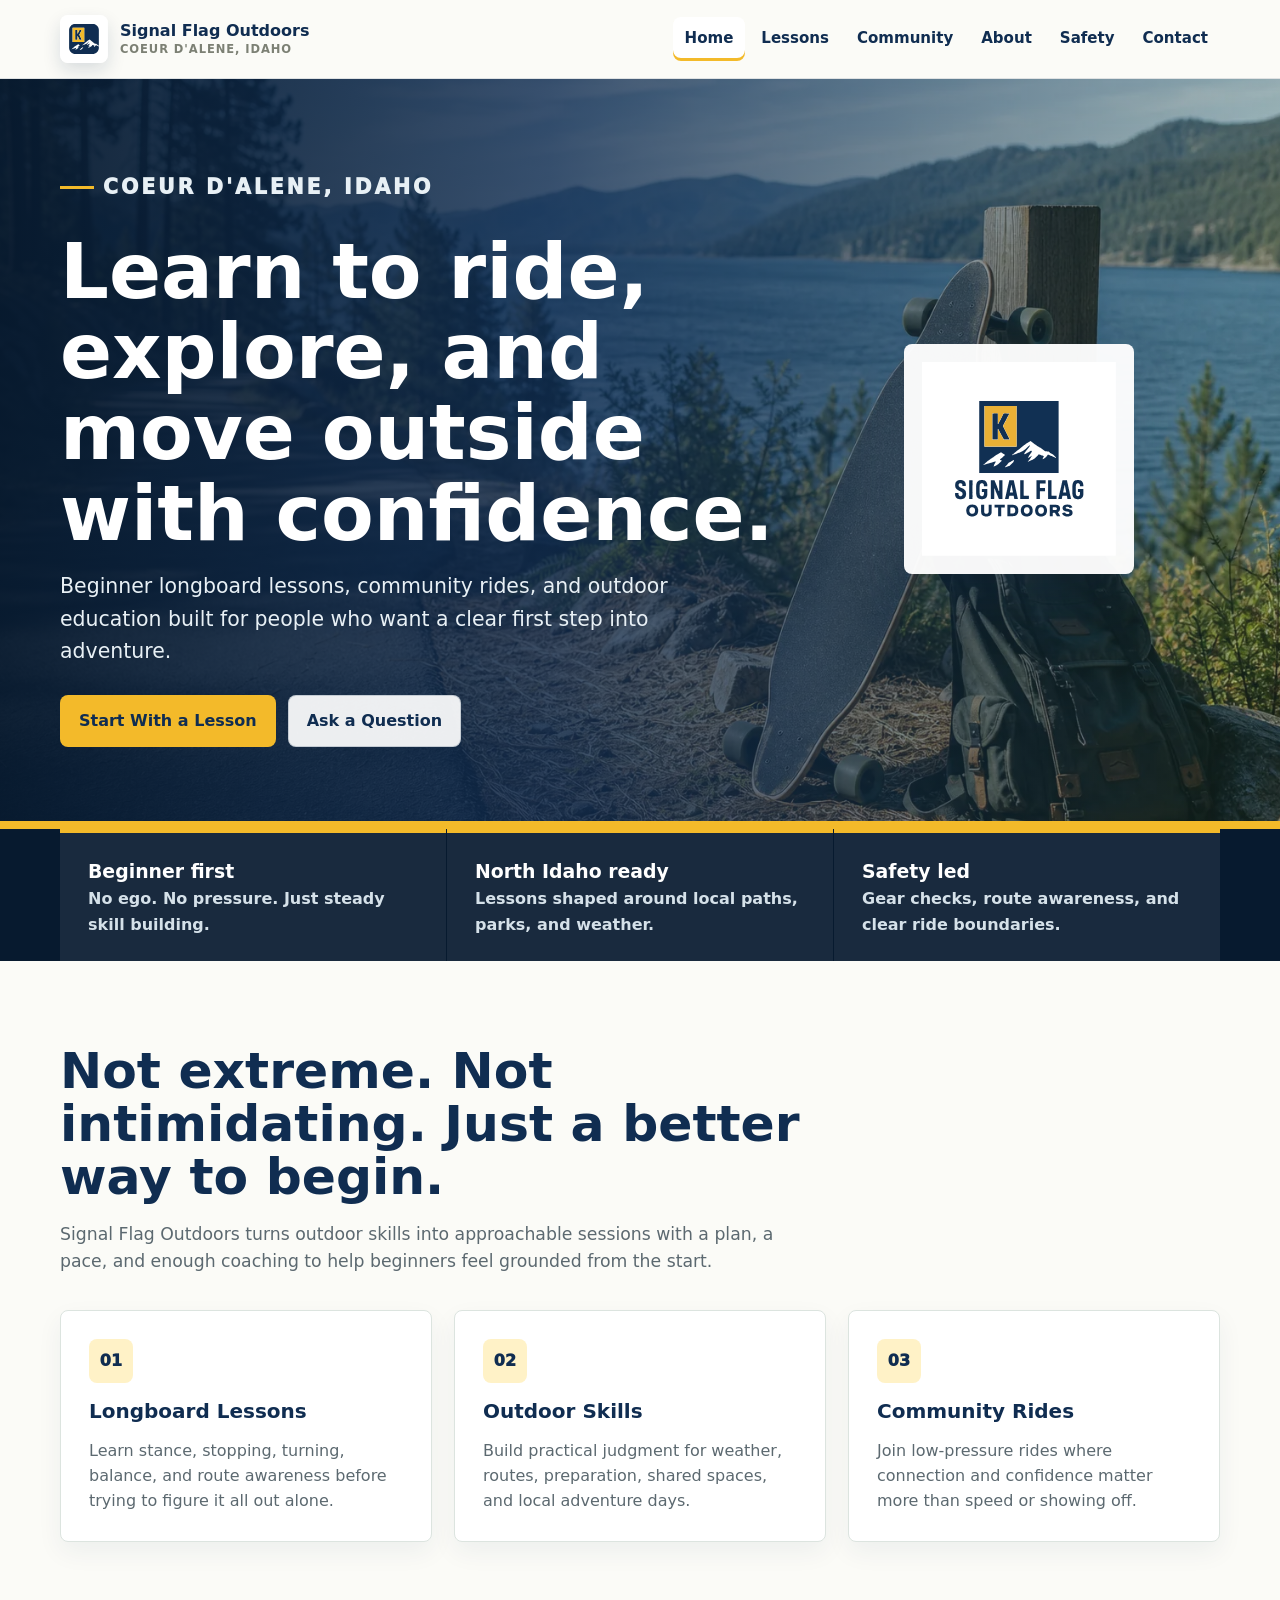
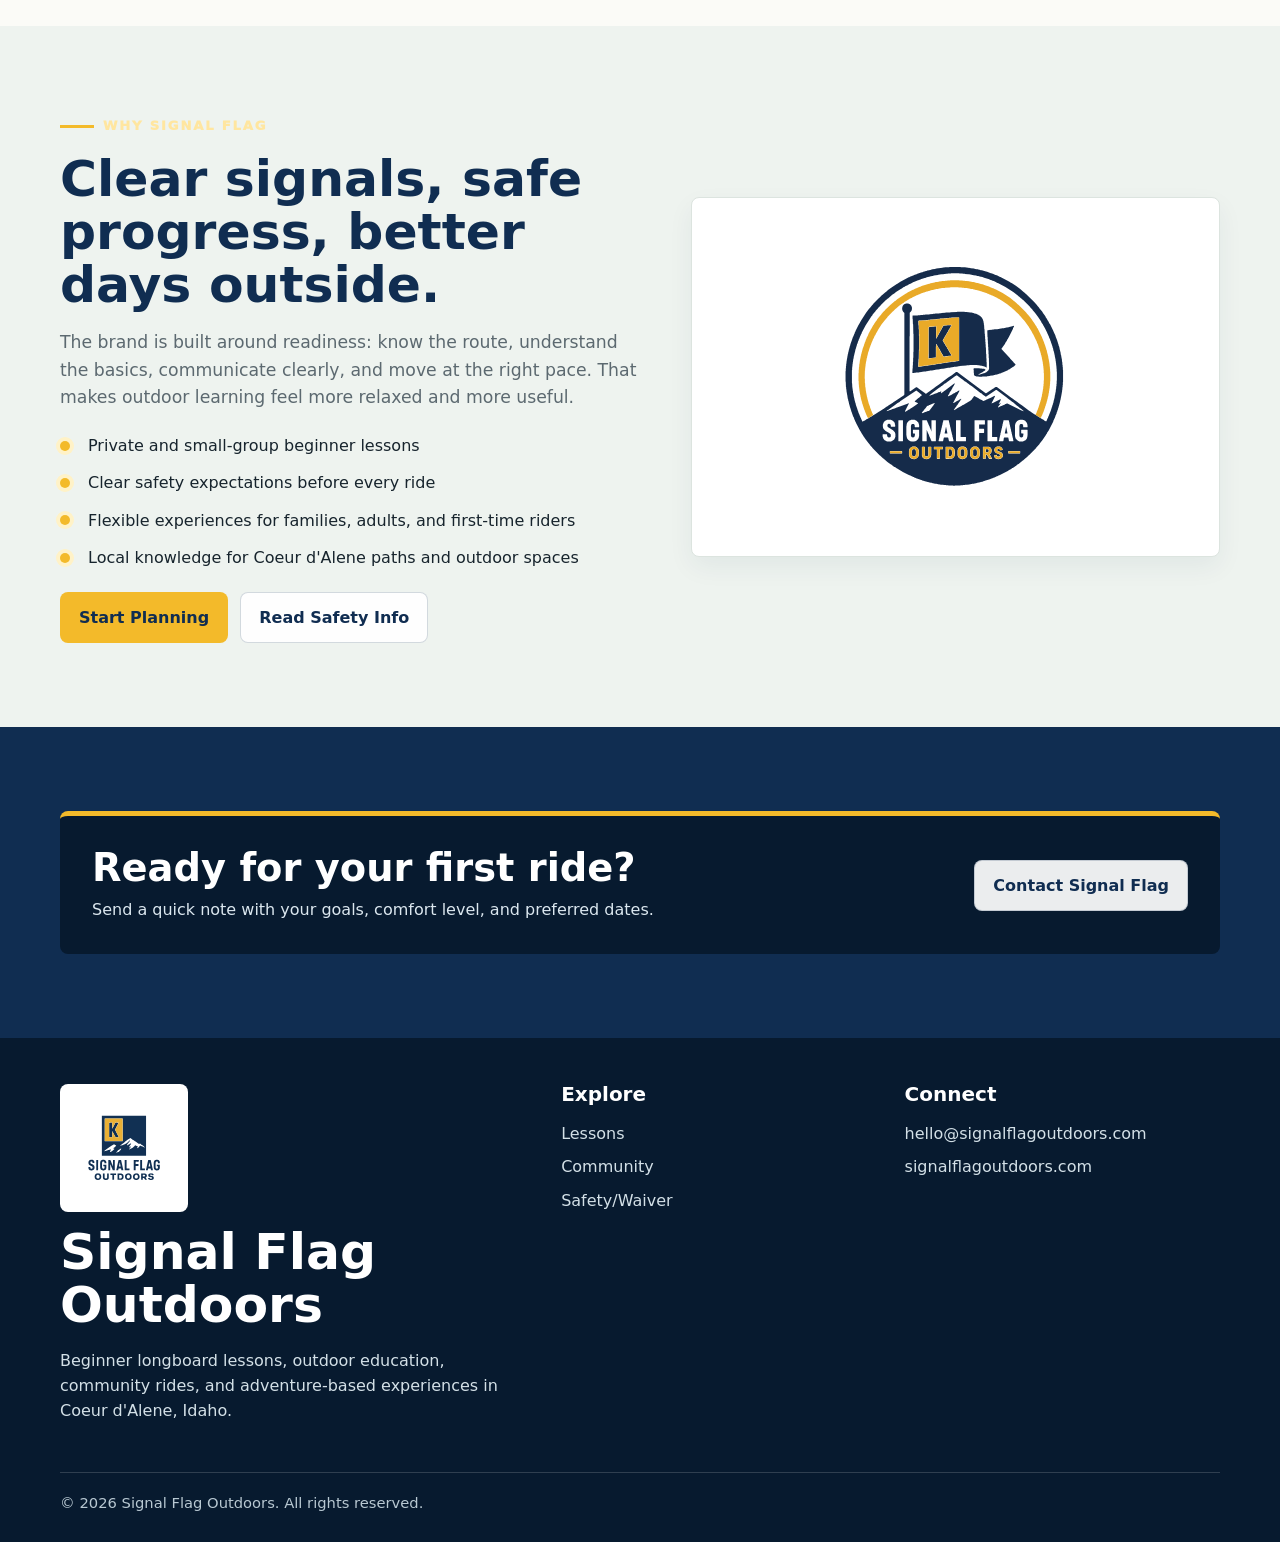
<file: index.html>
<!doctype html>
<html lang="en">
  <head>
    <meta charset="utf-8">
    <meta name="viewport" content="width=device-width, initial-scale=1">
    <title>Signal Flag Outdoors | Longboard Lessons Coeur d'Alene</title>
    <meta name="description" content="Signal Flag Outdoors offers beginner longboard lessons, outdoor education, community rides, and adventure-based experiences in Coeur d'Alene, Idaho.">
    <meta name="keywords" content="Longboard Lessons Coeur d'Alene, Outdoor Education Idaho, Signal Flag Outdoors">
    <link rel="canonical" href="https://signalflagoutdoors.com/">
    <meta property="og:title" content="Signal Flag Outdoors">
    <meta property="og:description" content="Beginner-friendly outdoor education and longboard lessons in Coeur d'Alene, Idaho.">
    <meta property="og:type" content="website">
    <meta property="og:url" content="https://signalflagoutdoors.com/">
    <meta property="og:image" content="https://signalflagoutdoors.com/assets/images/signal-flag-outdoors-hero.png">
    <link rel="icon" href="assets/images/signal-flag-app-icon.svg" type="image/svg+xml">
    <link rel="stylesheet" href="assets/css/styles.css">
    <script type="application/ld+json">
      {
        "@context": "https://schema.org",
        "@type": "LocalBusiness",
        "name": "Signal Flag Outdoors",
        "url": "https://signalflagoutdoors.com/",
        "email": "hello@signalflagoutdoors.com",
        "description": "Beginner longboard lessons, outdoor education, community rides, and adventure-based experiences in Coeur d'Alene, Idaho.",
        "address": {
          "@type": "PostalAddress",
          "addressLocality": "Coeur d'Alene",
          "addressRegion": "ID",
          "addressCountry": "US"
        },
        "areaServed": "Coeur d'Alene, Idaho",
        "keywords": "Longboard Lessons Coeur d'Alene, Outdoor Education Idaho, Signal Flag Outdoors"
      }
    </script>
  </head>
  <body>
    <a class="skip-link" href="#main">Skip to content</a>
    <header class="site-header">
      <div class="nav-wrap">
        <a class="brand" href="index.html" aria-label="Signal Flag Outdoors home">
          <img class="brand-mark" src="assets/images/signal-flag-app-icon.svg" alt="">
          <span class="brand-text">Signal Flag Outdoors <small>Coeur d'Alene, Idaho</small></span>
        </a>
        <button class="nav-toggle" type="button" aria-label="Open menu" aria-expanded="false"><span></span><span></span><span></span></button>
        <nav class="site-nav" aria-label="Primary navigation">
          <a class="active" href="index.html">Home</a>
          <a href="lessons.html">Lessons</a>
          <a href="community.html">Community</a>
          <a href="about.html">About</a>
          <a href="safety-waiver.html">Safety</a>
          <a href="contact.html">Contact</a>
        </nav>
      </div>
    </header>

    <main id="main">
      <section class="hero">
        <div class="hero-inner">
          <div>
            <p class="eyebrow">Coeur d'Alene, Idaho</p>
            <h1>Learn to ride, explore, and move outside with confidence.</h1>
            <p>Beginner longboard lessons, community rides, and outdoor education built for people who want a clear first step into adventure.</p>
            <div class="hero-actions">
              <a class="button primary" href="lessons.html">Start With a Lesson</a>
              <a class="button secondary" href="contact.html">Ask a Question</a>
            </div>
          </div>
          <img class="hero-logo" src="assets/images/signal-flag-logo-stacked.svg" alt="Signal Flag Outdoors">
        </div>
      </section>

      <section class="hero-strip" aria-label="Highlights">
        <div class="container">
          <div class="stat"><strong>Beginner first</strong><span>No ego. No pressure. Just steady skill building.</span></div>
          <div class="stat"><strong>North Idaho ready</strong><span>Lessons shaped around local paths, parks, and weather.</span></div>
          <div class="stat"><strong>Safety led</strong><span>Gear checks, route awareness, and clear ride boundaries.</span></div>
        </div>
      </section>

      <section class="section">
        <div class="container">
          <div class="section-head">
            <h2>Not extreme. Not intimidating. Just a better way to begin.</h2>
            <p>Signal Flag Outdoors turns outdoor skills into approachable sessions with a plan, a pace, and enough coaching to help beginners feel grounded from the start.</p>
          </div>
          <div class="grid three">
            <article class="card">
              <div class="icon">01</div>
              <h3>Longboard Lessons</h3>
              <p>Learn stance, stopping, turning, balance, and route awareness before trying to figure it all out alone.</p>
            </article>
            <article class="card">
              <div class="icon">02</div>
              <h3>Outdoor Skills</h3>
              <p>Build practical judgment for weather, routes, preparation, shared spaces, and local adventure days.</p>
            </article>
            <article class="card">
              <div class="icon">03</div>
              <h3>Community Rides</h3>
              <p>Join low-pressure rides where connection and confidence matter more than speed or showing off.</p>
            </article>
          </div>
        </div>
      </section>

      <section class="section soft">
        <div class="container split">
          <div>
            <p class="eyebrow">Why Signal Flag</p>
            <h2>Clear signals, safe progress, better days outside.</h2>
            <p class="lead">The brand is built around readiness: know the route, understand the basics, communicate clearly, and move at the right pace. That makes outdoor learning feel more relaxed and more useful.</p>
            <ul class="check-list">
              <li>Private and small-group beginner lessons</li>
              <li>Clear safety expectations before every ride</li>
              <li>Flexible experiences for families, adults, and first-time riders</li>
              <li>Local knowledge for Coeur d'Alene paths and outdoor spaces</li>
            </ul>
            <div class="actions">
              <a class="button primary" href="contact.html">Start Planning</a>
              <a class="button secondary" href="safety-waiver.html">Read Safety Info</a>
            </div>
          </div>
          <div class="card logo-card">
            <img src="assets/images/signal-flag-outdoor-emblem.svg" alt="Signal Flag Outdoors outdoor emblem">
          </div>
        </div>
      </section>

      <section class="section navy">
        <div class="container">
          <div class="banner">
            <div>
              <h2>Ready for your first ride?</h2>
              <p>Send a quick note with your goals, comfort level, and preferred dates.</p>
            </div>
            <a class="button secondary" href="contact.html">Contact Signal Flag</a>
          </div>
        </div>
      </section>
    </main>

    <footer class="site-footer">
      <div class="container footer-grid">
        <div>
          <img class="footer-logo" src="assets/images/signal-flag-logo-stacked.svg" alt="Signal Flag Outdoors logo">
          <h2>Signal Flag Outdoors</h2>
          <p>Beginner longboard lessons, outdoor education, community rides, and adventure-based experiences in Coeur d'Alene, Idaho.</p>
        </div>
        <div>
          <h3>Explore</h3>
          <div class="footer-links">
            <a href="lessons.html">Lessons</a>
            <a href="community.html">Community</a>
            <a href="safety-waiver.html">Safety/Waiver</a>
          </div>
        </div>
        <div>
          <h3>Connect</h3>
          <div class="footer-links">
            <a href="mailto:hello@signalflagoutdoors.com">hello@signalflagoutdoors.com</a>
            <a href="https://signalflagoutdoors.com">signalflagoutdoors.com</a>
          </div>
        </div>
      </div>
      <div class="container footer-bottom">&copy; <span data-year></span> Signal Flag Outdoors. All rights reserved.</div>
    </footer>
    <script src="assets/js/main.js"></script>
  </body>
</html>
</file>
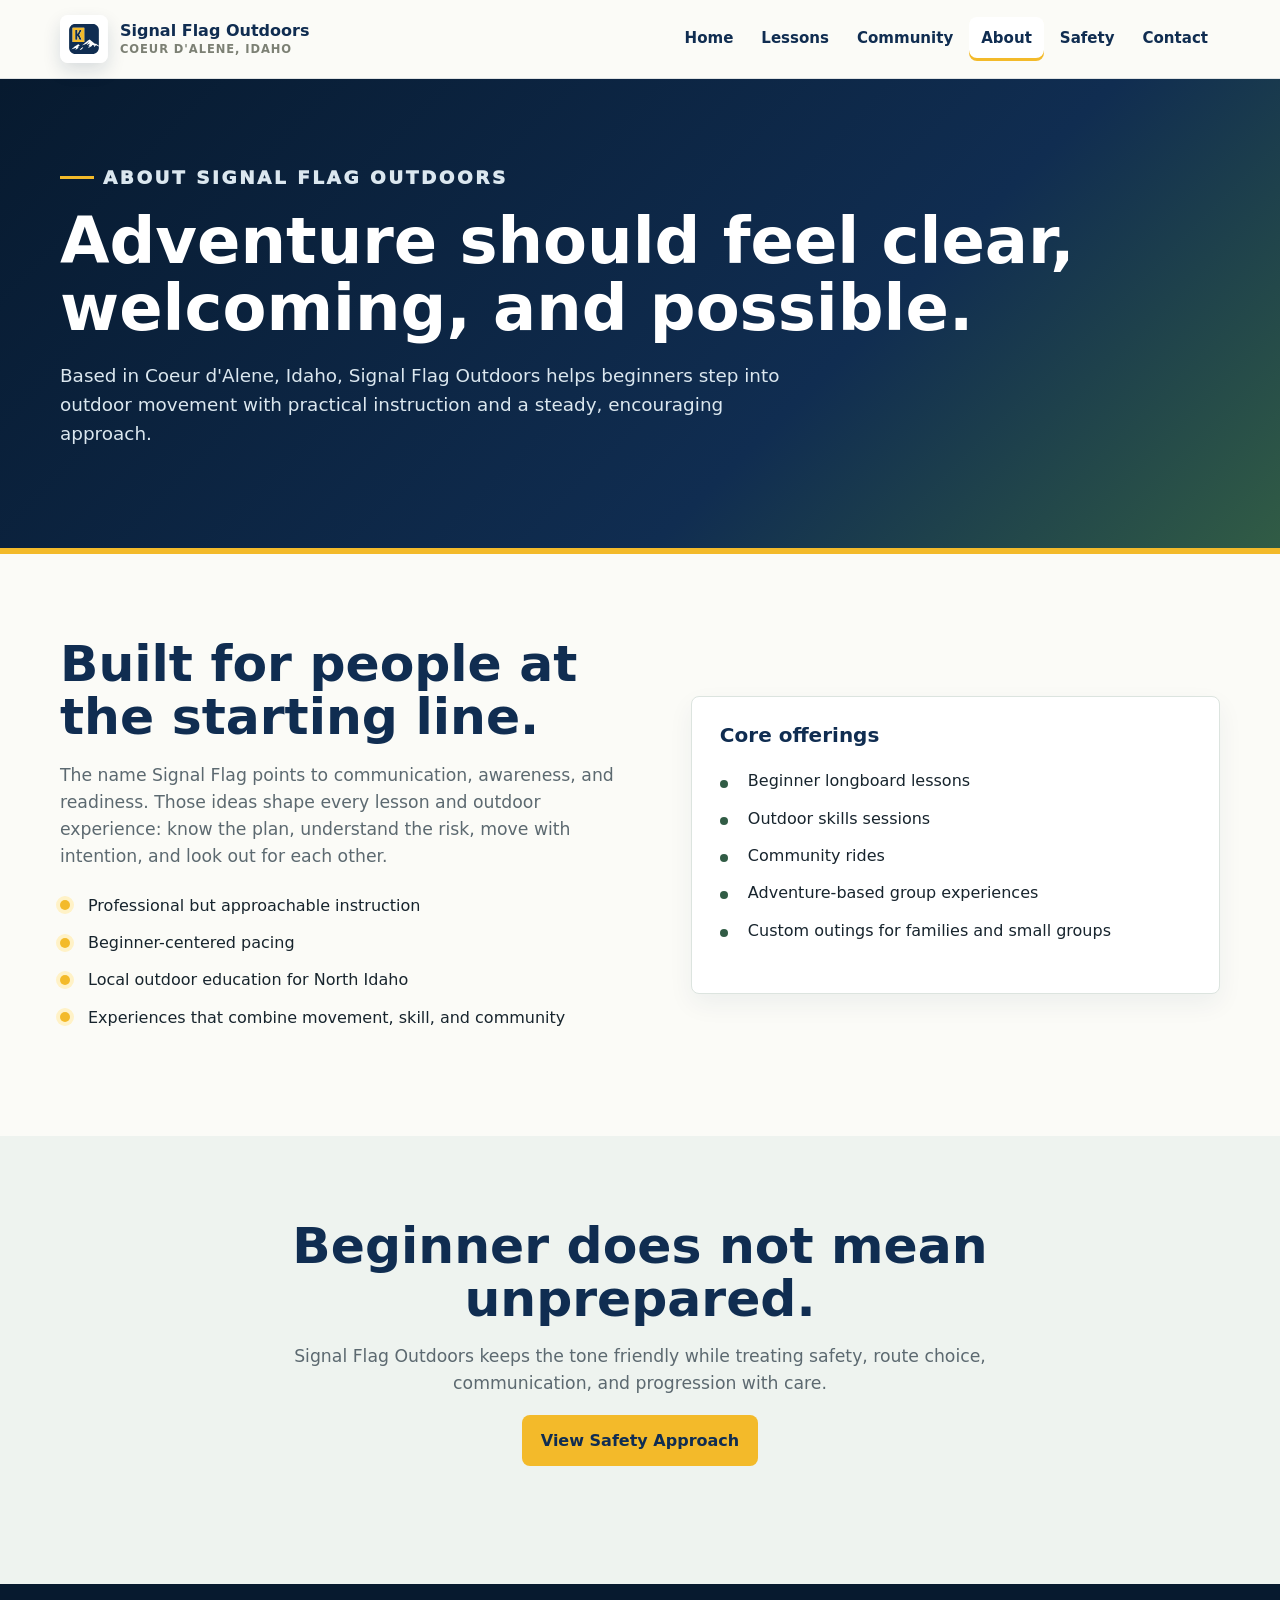
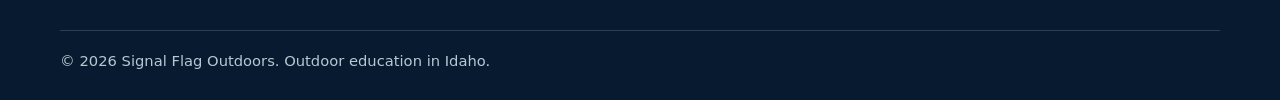
<file: about.html>
<!doctype html>
<html lang="en">
  <head>
    <meta charset="utf-8">
    <meta name="viewport" content="width=device-width, initial-scale=1">
    <title>About | Signal Flag Outdoors</title>
    <meta name="description" content="Learn about Signal Flag Outdoors, a Coeur d'Alene outdoor education business focused on beginner longboard lessons, outdoor skills, and adventure-based experiences.">
    <meta name="keywords" content="Signal Flag Outdoors, Outdoor Education Idaho, Coeur d'Alene outdoor education">
    <link rel="canonical" href="https://signalflagoutdoors.com/about.html">
    <link rel="icon" href="assets/images/signal-flag-app-icon.svg" type="image/svg+xml">
    <link rel="stylesheet" href="assets/css/styles.css">
  </head>
  <body>
    <a class="skip-link" href="#main">Skip to content</a>
    <header class="site-header"><div class="nav-wrap"><a class="brand" href="index.html"><img class="brand-mark" src="assets/images/signal-flag-app-icon.svg" alt=""><span class="brand-text">Signal Flag Outdoors <small>Coeur d'Alene, Idaho</small></span></a><button class="nav-toggle" type="button" aria-label="Open menu" aria-expanded="false"><span></span><span></span><span></span></button><nav class="site-nav" aria-label="Primary navigation"><a href="index.html">Home</a><a href="lessons.html">Lessons</a><a href="community.html">Community</a><a class="active" href="about.html">About</a><a href="safety-waiver.html">Safety</a><a href="contact.html">Contact</a></nav></div></header>
    <main id="main">
      <section class="page-hero"><div class="container"><p class="eyebrow">About Signal Flag Outdoors</p><h1>Adventure should feel clear, welcoming, and possible.</h1><p>Based in Coeur d'Alene, Idaho, Signal Flag Outdoors helps beginners step into outdoor movement with practical instruction and a steady, encouraging approach.</p></div></section>
      <section class="section"><div class="container split"><div><h2>Built for people at the starting line.</h2><p class="lead">The name Signal Flag points to communication, awareness, and readiness. Those ideas shape every lesson and outdoor experience: know the plan, understand the risk, move with intention, and look out for each other.</p><ul class="check-list"><li>Professional but approachable instruction</li><li>Beginner-centered pacing</li><li>Local outdoor education for North Idaho</li><li>Experiences that combine movement, skill, and community</li></ul></div><div class="card"><h3>Core offerings</h3><ul class="plain-list"><li>Beginner longboard lessons</li><li>Outdoor skills sessions</li><li>Community rides</li><li>Adventure-based group experiences</li><li>Custom outings for families and small groups</li></ul></div></div></section>
      <section class="section soft"><div class="container"><div class="section-head center"><h2>Beginner does not mean unprepared.</h2><p>Signal Flag Outdoors keeps the tone friendly while treating safety, route choice, communication, and progression with care.</p><a class="button primary" href="safety-waiver.html">View Safety Approach</a></div></div></section>
    </main>
    <footer class="site-footer"><div class="container footer-bottom">&copy; <span data-year></span> Signal Flag Outdoors. Outdoor education in Idaho.</div></footer>
    <script src="assets/js/main.js"></script>
  </body>
</html>
</file>
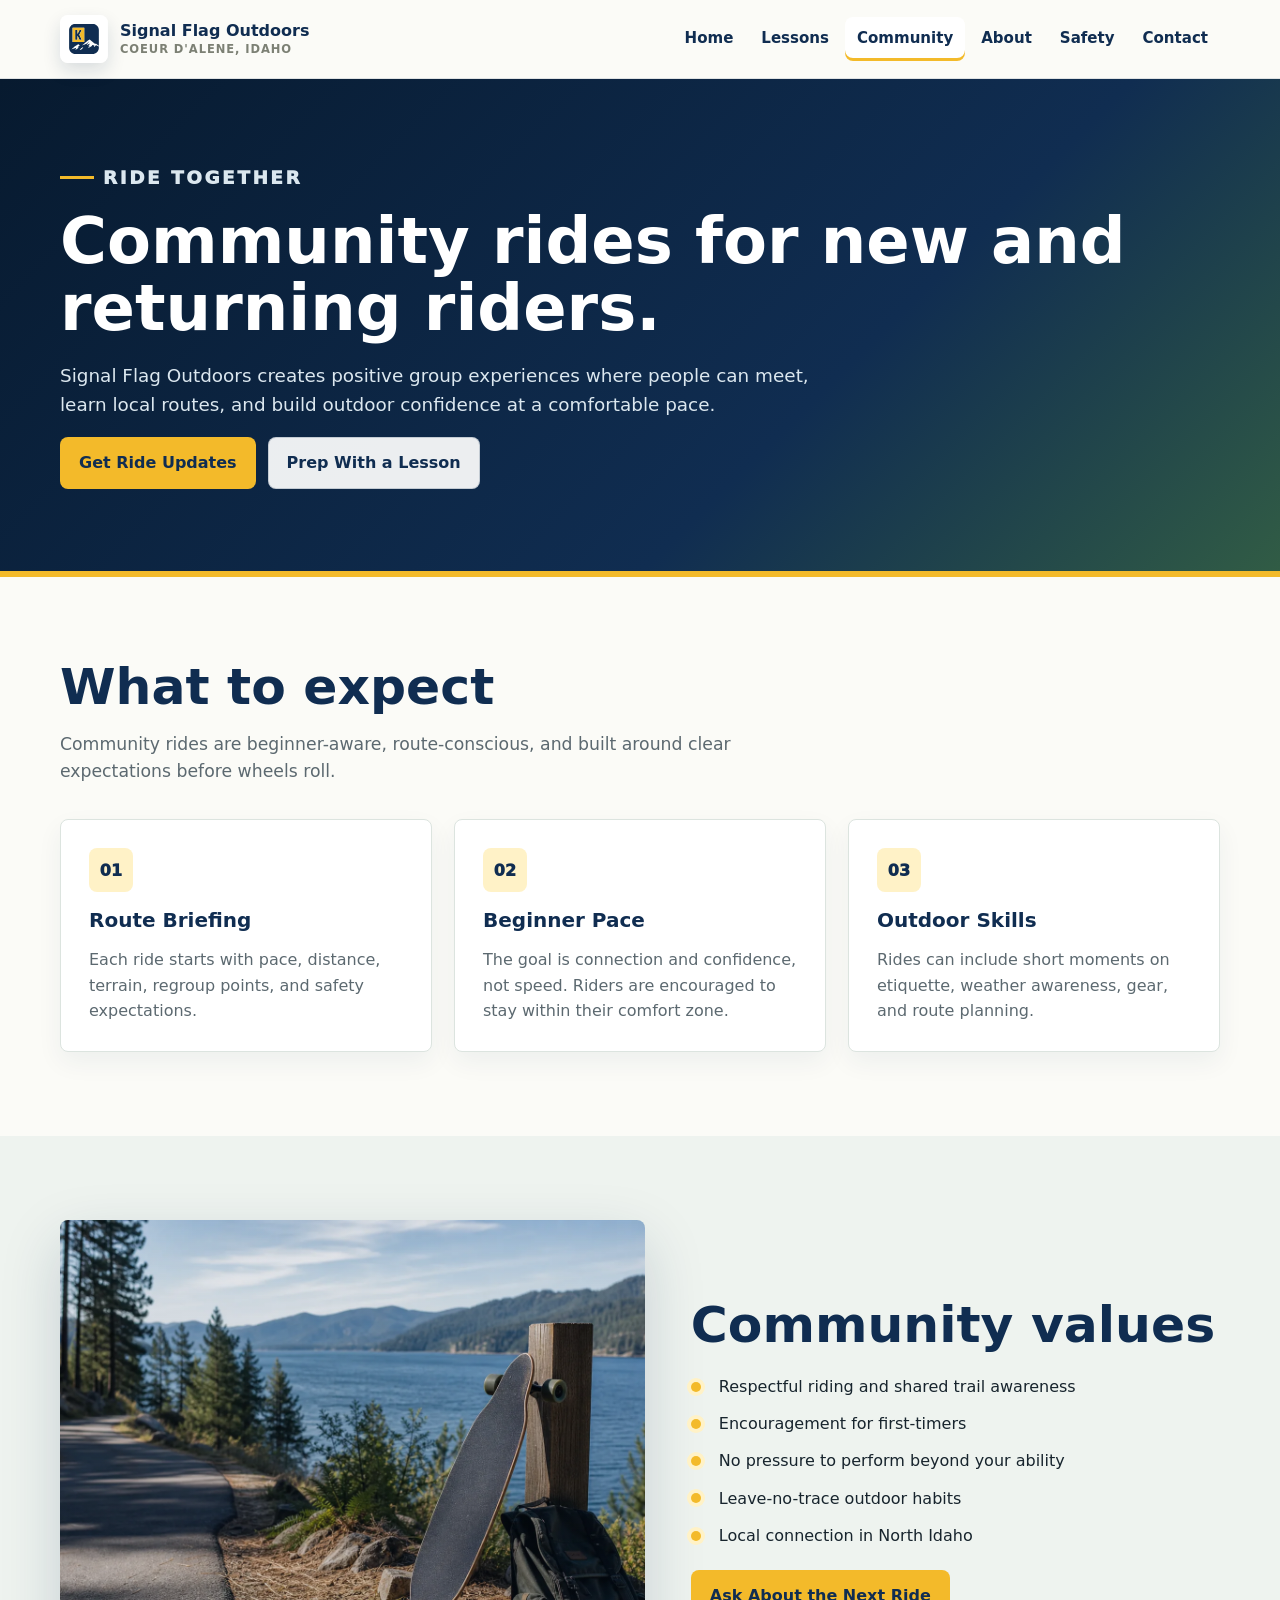
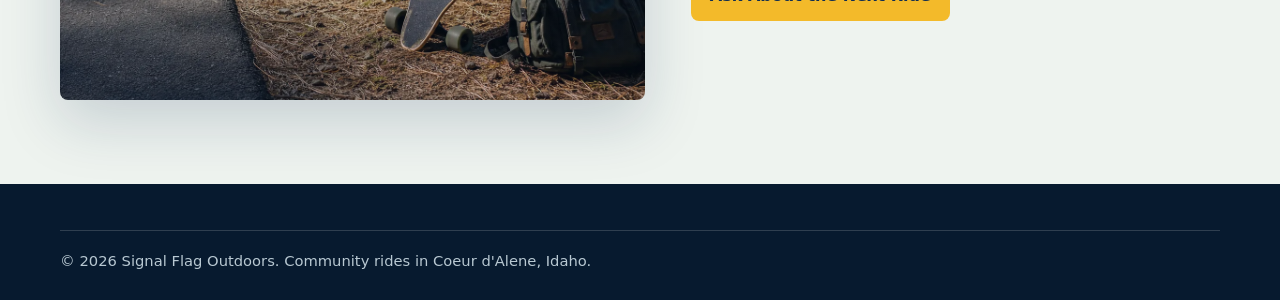
<file: community.html>
<!doctype html>
<html lang="en">
  <head>
    <meta charset="utf-8">
    <meta name="viewport" content="width=device-width, initial-scale=1">
    <title>Community Rides | Signal Flag Outdoors</title>
    <meta name="description" content="Beginner-friendly community rides and outdoor gatherings with Signal Flag Outdoors in Coeur d'Alene, Idaho.">
    <meta name="keywords" content="Signal Flag Outdoors, Outdoor Education Idaho, community rides Coeur d'Alene">
    <link rel="canonical" href="https://signalflagoutdoors.com/community.html">
    <link rel="icon" href="assets/images/signal-flag-app-icon.svg" type="image/svg+xml">
    <link rel="stylesheet" href="assets/css/styles.css">
  </head>
  <body>
    <a class="skip-link" href="#main">Skip to content</a>
    <header class="site-header"><div class="nav-wrap"><a class="brand" href="index.html"><img class="brand-mark" src="assets/images/signal-flag-app-icon.svg" alt=""><span class="brand-text">Signal Flag Outdoors <small>Coeur d'Alene, Idaho</small></span></a><button class="nav-toggle" type="button" aria-label="Open menu" aria-expanded="false"><span></span><span></span><span></span></button><nav class="site-nav" aria-label="Primary navigation"><a href="index.html">Home</a><a href="lessons.html">Lessons</a><a class="active" href="community.html">Community</a><a href="about.html">About</a><a href="safety-waiver.html">Safety</a><a href="contact.html">Contact</a></nav></div></header>
    <main id="main">
      <section class="page-hero"><div class="container"><p class="eyebrow">Ride together</p><h1>Community rides for new and returning riders.</h1><p>Signal Flag Outdoors creates positive group experiences where people can meet, learn local routes, and build outdoor confidence at a comfortable pace.</p><div class="actions"><a class="button primary" href="contact.html">Get Ride Updates</a><a class="button secondary" href="lessons.html">Prep With a Lesson</a></div></div></section>
      <section class="section"><div class="container"><div class="section-head"><h2>What to expect</h2><p>Community rides are beginner-aware, route-conscious, and built around clear expectations before wheels roll.</p></div><div class="grid three"><article class="card"><div class="icon">01</div><h3>Route Briefing</h3><p>Each ride starts with pace, distance, terrain, regroup points, and safety expectations.</p></article><article class="card"><div class="icon">02</div><h3>Beginner Pace</h3><p>The goal is connection and confidence, not speed. Riders are encouraged to stay within their comfort zone.</p></article><article class="card"><div class="icon">03</div><h3>Outdoor Skills</h3><p>Rides can include short moments on etiquette, weather awareness, gear, and route planning.</p></article></div></div></section>
      <section class="section soft"><div class="container split"><div class="photo-panel" role="img" aria-label="Outdoor trail scene for community rides"></div><div><h2>Community values</h2><ul class="check-list"><li>Respectful riding and shared trail awareness</li><li>Encouragement for first-timers</li><li>No pressure to perform beyond your ability</li><li>Leave-no-trace outdoor habits</li><li>Local connection in North Idaho</li></ul><a class="button primary" href="contact.html">Ask About the Next Ride</a></div></div></section>
    </main>
    <footer class="site-footer"><div class="container footer-bottom">&copy; <span data-year></span> Signal Flag Outdoors. Community rides in Coeur d'Alene, Idaho.</div></footer>
    <script src="assets/js/main.js"></script>
  </body>
</html>
</file>
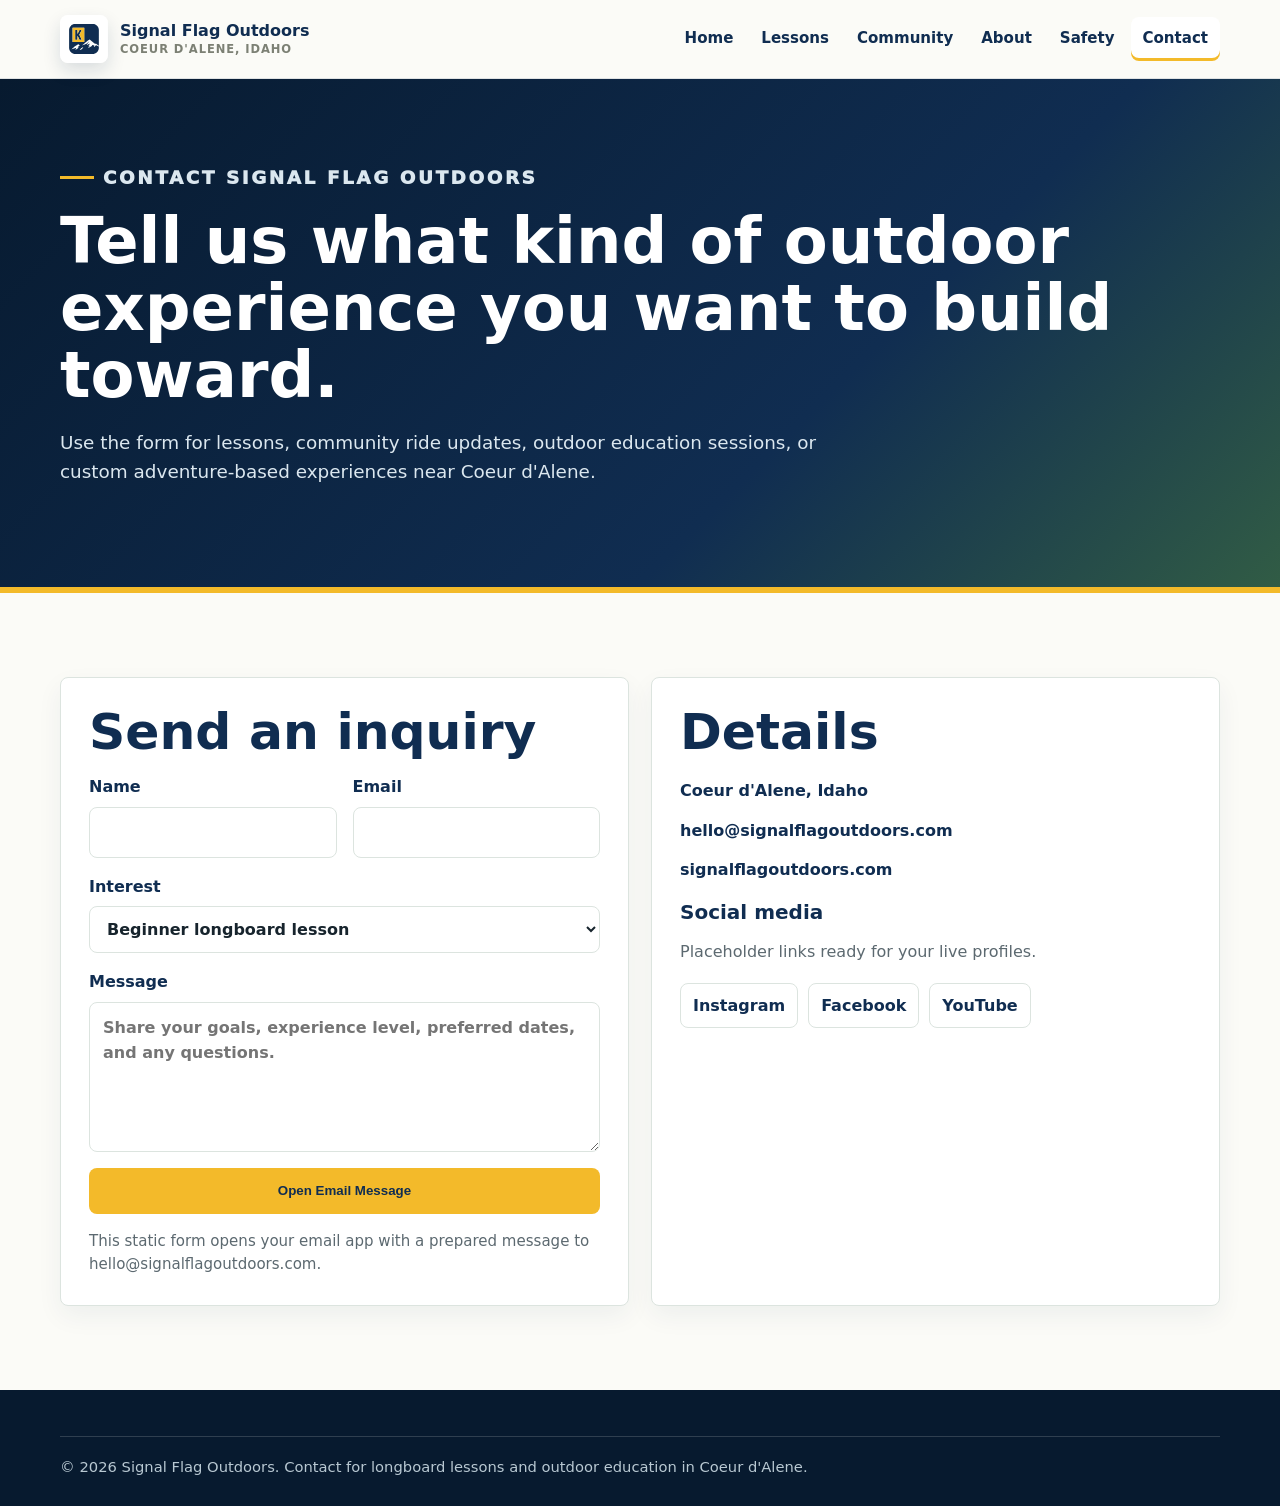
<file: contact.html>
<!doctype html>
<html lang="en">
  <head>
    <meta charset="utf-8">
    <meta name="viewport" content="width=device-width, initial-scale=1">
    <title>Contact | Signal Flag Outdoors</title>
    <meta name="description" content="Contact Signal Flag Outdoors for beginner longboard lessons, outdoor education, community rides, and adventure-based experiences in Coeur d'Alene, Idaho.">
    <meta name="keywords" content="Signal Flag Outdoors, Longboard Lessons Coeur d'Alene, Outdoor Education Idaho">
    <link rel="canonical" href="https://signalflagoutdoors.com/contact.html">
    <link rel="icon" href="assets/images/signal-flag-app-icon.svg" type="image/svg+xml">
    <link rel="stylesheet" href="assets/css/styles.css">
  </head>
  <body>
    <a class="skip-link" href="#main">Skip to content</a>
    <header class="site-header"><div class="nav-wrap"><a class="brand" href="index.html"><img class="brand-mark" src="assets/images/signal-flag-app-icon.svg" alt=""><span class="brand-text">Signal Flag Outdoors <small>Coeur d'Alene, Idaho</small></span></a><button class="nav-toggle" type="button" aria-label="Open menu" aria-expanded="false"><span></span><span></span><span></span></button><nav class="site-nav" aria-label="Primary navigation"><a href="index.html">Home</a><a href="lessons.html">Lessons</a><a href="community.html">Community</a><a href="about.html">About</a><a href="safety-waiver.html">Safety</a><a class="active" href="contact.html">Contact</a></nav></div></header>
    <main id="main">
      <section class="page-hero"><div class="container"><p class="eyebrow">Contact Signal Flag Outdoors</p><h1>Tell us what kind of outdoor experience you want to build toward.</h1><p>Use the form for lessons, community ride updates, outdoor education sessions, or custom adventure-based experiences near Coeur d'Alene.</p></div></section>
      <section class="section">
        <div class="container grid two">
          <div class="card">
            <h2>Send an inquiry</h2>
            <form class="form" data-contact-form>
              <div class="form-row">
                <label>Name <input name="name" autocomplete="name" required></label>
                <label>Email <input type="email" name="email" autocomplete="email" required></label>
              </div>
              <label>Interest
                <select name="interest">
                  <option>Beginner longboard lesson</option>
                  <option>Community ride updates</option>
                  <option>Outdoor education session</option>
                  <option>Custom group experience</option>
                </select>
              </label>
              <label>Message <textarea name="message" placeholder="Share your goals, experience level, preferred dates, and any questions." required></textarea></label>
              <button class="button primary" type="submit">Open Email Message</button>
              <p class="form-note">This static form opens your email app with a prepared message to hello@signalflagoutdoors.com.</p>
            </form>
          </div>
          <aside class="card">
            <h2>Details</h2>
            <div class="contact-list">
              <span>Coeur d'Alene, Idaho</span>
              <a href="mailto:hello@signalflagoutdoors.com">hello@signalflagoutdoors.com</a>
              <a href="https://signalflagoutdoors.com">signalflagoutdoors.com</a>
            </div>
            <h3>Social media</h3>
            <p>Placeholder links ready for your live profiles.</p>
            <div class="socials">
              <a href="#" aria-label="Signal Flag Outdoors Instagram placeholder">Instagram</a>
              <a href="#" aria-label="Signal Flag Outdoors Facebook placeholder">Facebook</a>
              <a href="#" aria-label="Signal Flag Outdoors YouTube placeholder">YouTube</a>
            </div>
          </aside>
        </div>
      </section>
    </main>
    <footer class="site-footer"><div class="container footer-bottom">&copy; <span data-year></span> Signal Flag Outdoors. Contact for longboard lessons and outdoor education in Coeur d'Alene.</div></footer>
    <script src="assets/js/main.js"></script>
  </body>
</html>
</file>
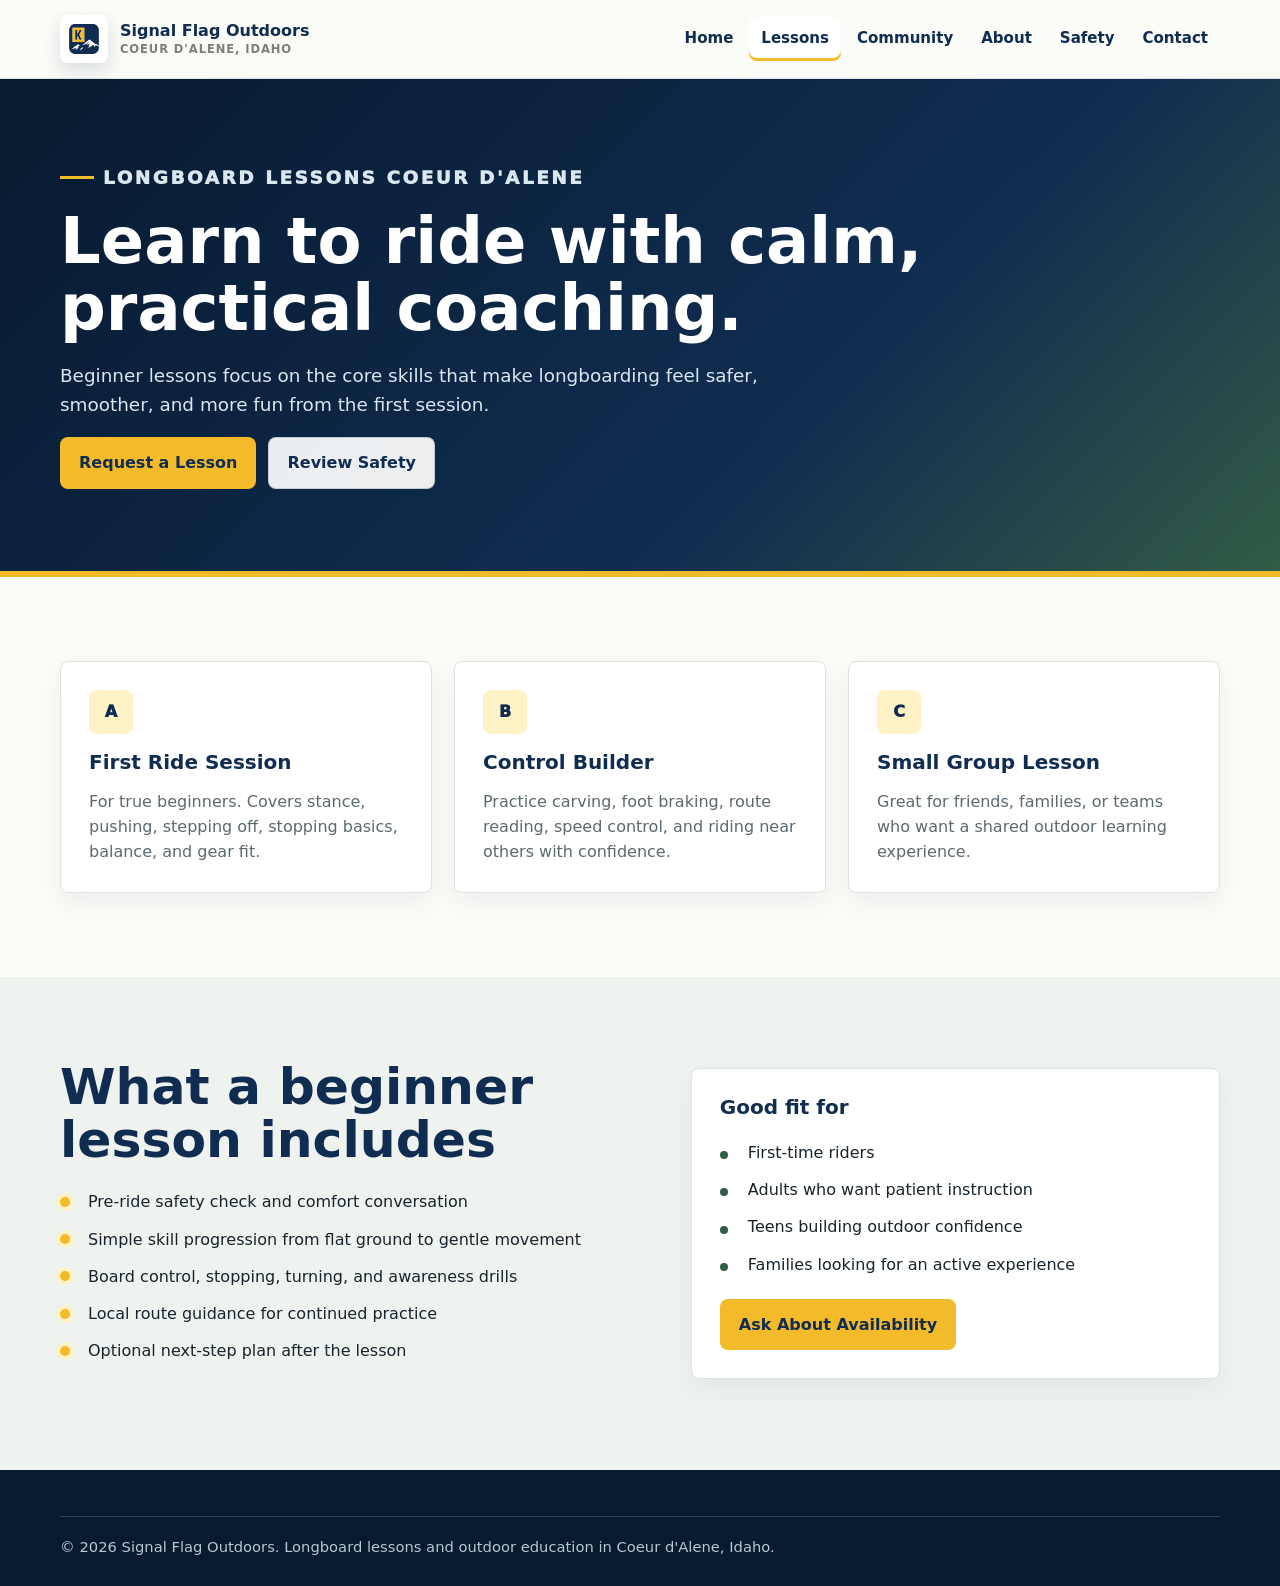
<file: lessons.html>
<!doctype html>
<html lang="en">
  <head>
    <meta charset="utf-8">
    <meta name="viewport" content="width=device-width, initial-scale=1">
    <title>Lessons | Longboard Lessons Coeur d'Alene | Signal Flag Outdoors</title>
    <meta name="description" content="Beginner longboard lessons in Coeur d'Alene, Idaho with Signal Flag Outdoors. Learn balance, braking, turning, safety, and route awareness.">
    <meta name="keywords" content="Longboard Lessons Coeur d'Alene, Signal Flag Outdoors, beginner longboard lessons Idaho">
    <link rel="canonical" href="https://signalflagoutdoors.com/lessons.html">
    <link rel="icon" href="assets/images/signal-flag-app-icon.svg" type="image/svg+xml">
    <link rel="stylesheet" href="assets/css/styles.css">
  </head>
  <body>
    <a class="skip-link" href="#main">Skip to content</a>
    <header class="site-header">
      <div class="nav-wrap">
        <a class="brand" href="index.html"><img class="brand-mark" src="assets/images/signal-flag-app-icon.svg" alt=""><span class="brand-text">Signal Flag Outdoors <small>Coeur d'Alene, Idaho</small></span></a>
        <button class="nav-toggle" type="button" aria-label="Open menu" aria-expanded="false"><span></span><span></span><span></span></button>
        <nav class="site-nav" aria-label="Primary navigation">
          <a href="index.html">Home</a><a class="active" href="lessons.html">Lessons</a><a href="community.html">Community</a><a href="about.html">About</a><a href="safety-waiver.html">Safety</a><a href="contact.html">Contact</a>
        </nav>
      </div>
    </header>
    <main id="main">
      <section class="page-hero">
        <div class="container">
          <p class="eyebrow">Longboard Lessons Coeur d'Alene</p>
          <h1>Learn to ride with calm, practical coaching.</h1>
          <p>Beginner lessons focus on the core skills that make longboarding feel safer, smoother, and more fun from the first session.</p>
          <div class="actions"><a class="button primary" href="contact.html">Request a Lesson</a><a class="button secondary" href="safety-waiver.html">Review Safety</a></div>
        </div>
      </section>
      <section class="section">
        <div class="container">
          <div class="grid three">
            <article class="card"><div class="icon">A</div><h3>First Ride Session</h3><p>For true beginners. Covers stance, pushing, stepping off, stopping basics, balance, and gear fit.</p></article>
            <article class="card"><div class="icon">B</div><h3>Control Builder</h3><p>Practice carving, foot braking, route reading, speed control, and riding near others with confidence.</p></article>
            <article class="card"><div class="icon">C</div><h3>Small Group Lesson</h3><p>Great for friends, families, or teams who want a shared outdoor learning experience.</p></article>
          </div>
        </div>
      </section>
      <section class="section soft">
        <div class="container split">
          <div>
            <h2>What a beginner lesson includes</h2>
            <ul class="check-list">
              <li>Pre-ride safety check and comfort conversation</li>
              <li>Simple skill progression from flat ground to gentle movement</li>
              <li>Board control, stopping, turning, and awareness drills</li>
              <li>Local route guidance for continued practice</li>
              <li>Optional next-step plan after the lesson</li>
            </ul>
          </div>
          <div class="card">
            <h3>Good fit for</h3>
            <ul class="plain-list">
              <li>First-time riders</li>
              <li>Adults who want patient instruction</li>
              <li>Teens building outdoor confidence</li>
              <li>Families looking for an active experience</li>
            </ul>
            <a class="button primary" href="contact.html">Ask About Availability</a>
          </div>
        </div>
      </section>
    </main>
    <footer class="site-footer"><div class="container footer-bottom">&copy; <span data-year></span> Signal Flag Outdoors. Longboard lessons and outdoor education in Coeur d'Alene, Idaho.</div></footer>
    <script src="assets/js/main.js"></script>
  </body>
</html>
</file>
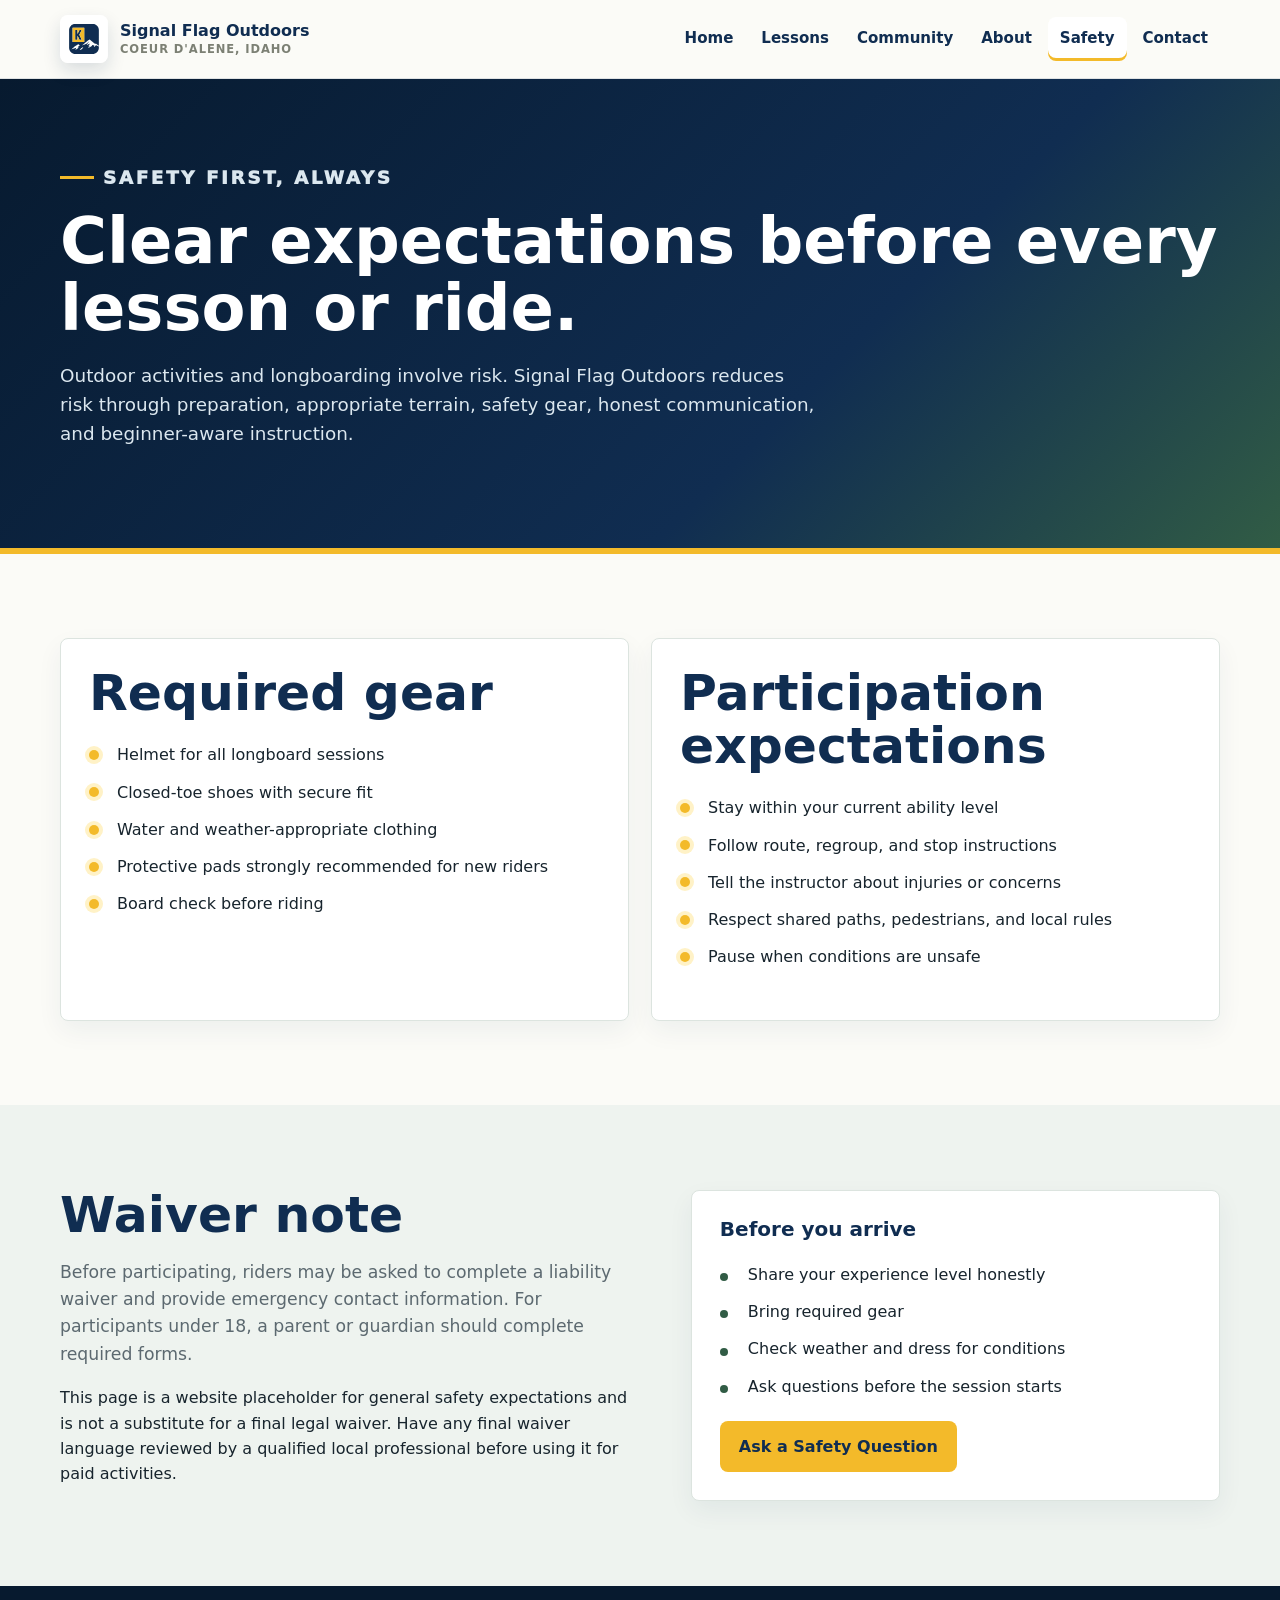
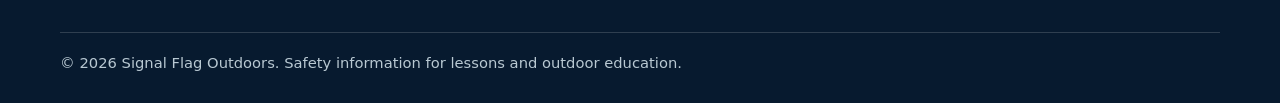
<file: safety-waiver.html>
<!doctype html>
<html lang="en">
  <head>
    <meta charset="utf-8">
    <meta name="viewport" content="width=device-width, initial-scale=1">
    <title>Safety and Waiver | Signal Flag Outdoors</title>
    <meta name="description" content="Safety expectations, gear guidance, and waiver information for Signal Flag Outdoors lessons, community rides, and outdoor education experiences.">
    <meta name="keywords" content="Signal Flag Outdoors safety waiver, Longboard Lessons Coeur d'Alene, Outdoor Education Idaho">
    <link rel="canonical" href="https://signalflagoutdoors.com/safety-waiver.html">
    <link rel="icon" href="assets/images/signal-flag-app-icon.svg" type="image/svg+xml">
    <link rel="stylesheet" href="assets/css/styles.css">
  </head>
  <body>
    <a class="skip-link" href="#main">Skip to content</a>
    <header class="site-header"><div class="nav-wrap"><a class="brand" href="index.html"><img class="brand-mark" src="assets/images/signal-flag-app-icon.svg" alt=""><span class="brand-text">Signal Flag Outdoors <small>Coeur d'Alene, Idaho</small></span></a><button class="nav-toggle" type="button" aria-label="Open menu" aria-expanded="false"><span></span><span></span><span></span></button><nav class="site-nav" aria-label="Primary navigation"><a href="index.html">Home</a><a href="lessons.html">Lessons</a><a href="community.html">Community</a><a href="about.html">About</a><a class="active" href="safety-waiver.html">Safety</a><a href="contact.html">Contact</a></nav></div></header>
    <main id="main">
      <section class="page-hero"><div class="container"><p class="eyebrow">Safety first, always</p><h1>Clear expectations before every lesson or ride.</h1><p>Outdoor activities and longboarding involve risk. Signal Flag Outdoors reduces risk through preparation, appropriate terrain, safety gear, honest communication, and beginner-aware instruction.</p></div></section>
      <section class="section"><div class="container grid two"><article class="card"><h2>Required gear</h2><ul class="check-list"><li>Helmet for all longboard sessions</li><li>Closed-toe shoes with secure fit</li><li>Water and weather-appropriate clothing</li><li>Protective pads strongly recommended for new riders</li><li>Board check before riding</li></ul></article><article class="card"><h2>Participation expectations</h2><ul class="check-list"><li>Stay within your current ability level</li><li>Follow route, regroup, and stop instructions</li><li>Tell the instructor about injuries or concerns</li><li>Respect shared paths, pedestrians, and local rules</li><li>Pause when conditions are unsafe</li></ul></article></div></section>
      <section class="section soft"><div class="container split"><div><h2>Waiver note</h2><p class="lead">Before participating, riders may be asked to complete a liability waiver and provide emergency contact information. For participants under 18, a parent or guardian should complete required forms.</p><p>This page is a website placeholder for general safety expectations and is not a substitute for a final legal waiver. Have any final waiver language reviewed by a qualified local professional before using it for paid activities.</p></div><div class="card"><h3>Before you arrive</h3><ul class="plain-list"><li>Share your experience level honestly</li><li>Bring required gear</li><li>Check weather and dress for conditions</li><li>Ask questions before the session starts</li></ul><a class="button primary" href="contact.html">Ask a Safety Question</a></div></div></section>
    </main>
    <footer class="site-footer"><div class="container footer-bottom">&copy; <span data-year></span> Signal Flag Outdoors. Safety information for lessons and outdoor education.</div></footer>
    <script src="assets/js/main.js"></script>
  </body>
</html>
</file>
<file: assets/css/styles.css>
:root {
  --navy: #102d51;
  --navy-dark: #071a2f;
  --navy-soft: #173a63;
  --gold: #f3ba2a;
  --gold-dark: #d69a14;
  --green: #315c45;
  --sage: #7c8074;
  --white: #ffffff;
  --paper: #fbfbf7;
  --mist: #eef3ef;
  --line: #dce4df;
  --ink: #17242d;
  --muted: #5c6970;
  --shadow: 0 22px 60px rgba(16, 45, 81, 0.18);
  --radius: 8px;
}

* {
  box-sizing: border-box;
}

html {
  scroll-behavior: smooth;
}

body {
  margin: 0;
  font-family: Inter, ui-sans-serif, system-ui, -apple-system, BlinkMacSystemFont, "Segoe UI", sans-serif;
  color: var(--ink);
  background: var(--paper);
  line-height: 1.58;
}

img {
  max-width: 100%;
  display: block;
}

a {
  color: inherit;
}

.skip-link {
  position: absolute;
  top: -48px;
  left: 16px;
  z-index: 100;
  background: var(--navy);
  color: var(--white);
  padding: 10px 14px;
  border-radius: var(--radius);
}

.skip-link:focus {
  top: 16px;
}

.site-header {
  position: sticky;
  top: 0;
  z-index: 50;
  background: rgba(251, 251, 247, 0.96);
  border-bottom: 1px solid rgba(16, 45, 81, 0.12);
  backdrop-filter: blur(14px);
}

.nav-wrap,
.container,
.hero-inner {
  width: min(1160px, calc(100% - 32px));
  margin: 0 auto;
}

.nav-wrap {
  min-height: 78px;
  display: flex;
  align-items: center;
  justify-content: space-between;
  gap: 18px;
}

.brand {
  display: inline-flex;
  align-items: center;
  gap: 12px;
  color: var(--navy);
  text-decoration: none;
  font-weight: 900;
  letter-spacing: 0;
}

.brand-mark {
  width: 48px;
  height: 48px;
  object-fit: contain;
  border-radius: 8px;
  box-shadow: 0 8px 18px rgba(16, 45, 81, 0.14);
}

.brand-text {
  display: grid;
  line-height: 1.05;
}

.brand-text small {
  margin-top: 4px;
  color: var(--sage);
  font-size: 0.72rem;
  font-weight: 800;
  text-transform: uppercase;
  letter-spacing: 0.08em;
}

.nav-toggle {
  display: none;
  width: 42px;
  height: 42px;
  border: 1px solid var(--line);
  background: var(--white);
  border-radius: var(--radius);
  color: var(--navy);
  cursor: pointer;
}

.nav-toggle span {
  display: block;
  width: 20px;
  height: 2px;
  margin: 5px auto;
  background: currentColor;
}

.site-nav {
  display: flex;
  align-items: center;
  gap: 4px;
}

.site-nav a {
  padding: 10px 12px;
  border-radius: var(--radius);
  color: var(--navy);
  text-decoration: none;
  font-weight: 800;
  font-size: 0.94rem;
}

.site-nav a:hover,
.site-nav a.active {
  background: var(--white);
  box-shadow: inset 0 -3px 0 var(--gold);
}

.button {
  display: inline-flex;
  align-items: center;
  justify-content: center;
  min-height: 46px;
  padding: 12px 18px;
  border: 1px solid transparent;
  border-radius: var(--radius);
  text-decoration: none;
  font-weight: 900;
  cursor: pointer;
}

.button.primary {
  background: var(--gold);
  color: var(--navy);
}

.button.primary:hover {
  background: var(--gold-dark);
}

.button.secondary {
  background: rgba(255, 255, 255, 0.92);
  color: var(--navy);
  border-color: rgba(16, 45, 81, 0.18);
}

.button.secondary:hover {
  border-color: var(--gold);
}

.button.navy {
  background: var(--navy);
  color: var(--white);
}

.hero {
  position: relative;
  min-height: 720px;
  color: var(--white);
  display: grid;
  align-items: end;
  overflow: hidden;
  background: var(--navy);
}

.hero::before {
  content: "";
  position: absolute;
  inset: 0;
  background-image:
    linear-gradient(90deg, rgba(7, 26, 47, 0.96) 0%, rgba(16, 45, 81, 0.82) 43%, rgba(49, 92, 69, 0.28) 100%),
    url("../images/signal-flag-outdoors-hero.webp");
  background-size: cover;
  background-position: center;
  transform: scale(1.02);
}

.hero::after {
  content: "";
  position: absolute;
  inset: auto 0 0;
  height: 8px;
  background: var(--gold);
}

.hero-inner {
  position: relative;
  padding: 92px 0 82px;
  display: grid;
  grid-template-columns: minmax(0, 760px) 250px;
  gap: 64px;
  align-items: end;
}

.hero-logo {
  width: 230px;
  justify-self: end;
  align-self: center;
  background: rgba(255, 255, 255, 0.96);
  border-radius: var(--radius);
  padding: 18px;
  box-shadow: var(--shadow);
}

.eyebrow {
  display: inline-flex;
  align-items: center;
  gap: 9px;
  margin: 0 0 16px;
  color: #ffe6a0;
  font-size: 0.82rem;
  font-weight: 950;
  text-transform: uppercase;
  letter-spacing: 0.14em;
}

.eyebrow::before {
  content: "";
  width: 34px;
  height: 3px;
  background: var(--gold);
}

h1,
h2,
h3 {
  color: var(--navy);
  line-height: 1.05;
  margin: 0 0 16px;
}

h1 {
  font-size: clamp(2.5rem, 6vw, 5.2rem);
}

h2 {
  font-size: clamp(2rem, 4vw, 3.15rem);
}

h3 {
  font-size: 1.25rem;
}

.hero h1 {
  color: var(--white);
  max-width: 800px;
}

.hero p {
  max-width: 660px;
  margin: 0 0 28px;
  color: #e8f0f5;
  font-size: clamp(1.06rem, 2.2vw, 1.28rem);
}

.hero-actions,
.actions {
  display: flex;
  flex-wrap: wrap;
  gap: 12px;
}

.hero-strip {
  background: var(--navy-dark);
  color: var(--white);
}

.hero-strip .container {
  display: grid;
  grid-template-columns: repeat(3, 1fr);
  gap: 1px;
  padding: 0;
}

.stat {
  padding: 24px 28px;
  background: rgba(255, 255, 255, 0.07);
  border-top: 4px solid var(--gold);
}

.stat strong {
  display: block;
  font-size: 1.18rem;
  color: var(--white);
}

.stat span {
  color: #d5e1e9;
  font-weight: 700;
}

.section {
  padding: 84px 0;
}

.section.soft {
  background: var(--mist);
}

.section.navy {
  background: var(--navy);
  color: var(--white);
}

.section.navy h2,
.section.navy h3 {
  color: var(--white);
}

.section-head {
  max-width: 760px;
  margin-bottom: 34px;
}

.section-head.center {
  margin-left: auto;
  margin-right: auto;
  text-align: center;
}

.section-head p,
.lead {
  color: var(--muted);
  font-size: 1.08rem;
}

.section.navy .section-head p,
.section.navy .lead {
  color: #dbe7ef;
}

.grid {
  display: grid;
  gap: 22px;
}

.grid.three {
  grid-template-columns: repeat(3, 1fr);
}

.grid.two {
  grid-template-columns: repeat(2, 1fr);
}

.card {
  background: var(--white);
  border: 1px solid var(--line);
  border-radius: var(--radius);
  padding: 28px;
  box-shadow: 0 10px 26px rgba(16, 45, 81, 0.06);
}

.card.dark {
  background: rgba(255, 255, 255, 0.08);
  border-color: rgba(255, 255, 255, 0.18);
  box-shadow: none;
}

.card p {
  color: var(--muted);
  margin: 0;
}

.section.navy .card p,
.card.dark p {
  color: #dbe7ef;
}

.icon {
  width: 44px;
  height: 44px;
  display: grid;
  place-items: center;
  border-radius: var(--radius);
  background: #fff2c7;
  color: var(--navy);
  font-weight: 950;
  margin-bottom: 18px;
}

.split {
  display: grid;
  grid-template-columns: 1.05fr 0.95fr;
  gap: 46px;
  align-items: center;
}

.photo-panel {
  min-height: 480px;
  border-radius: var(--radius);
  background:
    linear-gradient(180deg, rgba(16, 45, 81, 0.06), rgba(16, 45, 81, 0.2)),
    url("../images/signal-flag-outdoors-hero.webp");
  background-size: cover;
  background-position: 60% center;
  box-shadow: var(--shadow);
}

.logo-card {
  display: grid;
  place-items: center;
  min-height: 360px;
  background: var(--white);
}

.logo-card img {
  width: min(250px, 86%);
  height: auto;
}

.check-list,
.plain-list {
  list-style: none;
  padding: 0;
  margin: 22px 0;
  display: grid;
  gap: 12px;
}

.check-list li,
.plain-list li {
  position: relative;
  padding-left: 28px;
}

.check-list li::before {
  content: "";
  position: absolute;
  left: 0;
  top: 0.48em;
  width: 10px;
  height: 10px;
  border-radius: 50%;
  background: var(--gold);
  box-shadow: 0 0 0 4px #fff2c7;
}

.plain-list li::before {
  content: "";
  position: absolute;
  left: 0;
  top: 0.7em;
  width: 8px;
  height: 8px;
  border-radius: 50%;
  background: var(--green);
}

.page-hero {
  background:
    linear-gradient(135deg, var(--navy-dark), var(--navy) 64%, var(--green));
  color: var(--white);
  padding: 82px 0;
  border-bottom: 6px solid var(--gold);
}

.page-hero h1 {
  color: var(--white);
  font-size: clamp(2.35rem, 5vw, 4.35rem);
}

.page-hero p {
  max-width: 760px;
  color: #dbe7ef;
  font-size: 1.15rem;
}

.banner {
  padding: 32px;
  border-radius: var(--radius);
  background: var(--navy-dark);
  color: var(--white);
  display: flex;
  align-items: center;
  justify-content: space-between;
  gap: 20px;
  border-top: 5px solid var(--gold);
}

.banner h2 {
  color: var(--white);
  font-size: clamp(1.7rem, 3vw, 2.4rem);
  margin-bottom: 8px;
}

.banner p {
  margin: 0;
  color: #dbe7ef;
}

.form {
  display: grid;
  gap: 16px;
}

.form-row {
  display: grid;
  grid-template-columns: 1fr 1fr;
  gap: 16px;
}

label {
  display: grid;
  gap: 7px;
  color: var(--navy);
  font-weight: 850;
}

input,
select,
textarea {
  width: 100%;
  border: 1px solid var(--line);
  border-radius: var(--radius);
  padding: 12px 13px;
  font: inherit;
  color: var(--ink);
  background: var(--white);
}

textarea {
  min-height: 150px;
  resize: vertical;
}

input:focus,
select:focus,
textarea:focus {
  outline: 3px solid rgba(243, 186, 42, 0.28);
  border-color: var(--gold);
}

.form-note {
  color: var(--muted);
  font-size: 0.94rem;
}

.contact-list {
  display: grid;
  gap: 14px;
  margin: 20px 0;
}

.contact-list a,
.contact-list span {
  display: block;
  text-decoration: none;
  color: var(--navy);
  font-weight: 850;
}

.socials {
  display: flex;
  flex-wrap: wrap;
  gap: 10px;
  margin-top: 18px;
}

.socials a {
  text-decoration: none;
  border: 1px solid var(--line);
  border-radius: var(--radius);
  padding: 9px 12px;
  color: var(--navy);
  font-weight: 850;
  background: var(--white);
}

.socials a:hover {
  border-color: var(--gold);
}

.site-footer {
  background: var(--navy-dark);
  color: var(--white);
  padding: 46px 0 28px;
}

.footer-grid {
  display: grid;
  grid-template-columns: 1.2fr 0.8fr 0.8fr;
  gap: 28px;
  margin-bottom: 32px;
}

.footer-logo {
  width: 128px;
  height: auto;
  margin-bottom: 14px;
  background: var(--white);
  border-radius: var(--radius);
  padding: 10px;
}

.site-footer h2,
.site-footer h3 {
  color: var(--white);
}

.site-footer p,
.site-footer a {
  color: #d3e0e7;
}

.footer-links {
  display: grid;
  gap: 8px;
}

.footer-links a {
  text-decoration: none;
}

.footer-bottom {
  border-top: 1px solid rgba(255, 255, 255, 0.16);
  padding-top: 18px;
  color: #b8c8d2;
  font-size: 0.92rem;
}

@media (max-width: 900px) {
  .nav-toggle {
    display: block;
  }

  .site-nav {
    position: absolute;
    left: 16px;
    right: 16px;
    top: 78px;
    display: none;
    flex-direction: column;
    align-items: stretch;
    background: var(--white);
    border: 1px solid var(--line);
    border-radius: var(--radius);
    padding: 8px;
    box-shadow: var(--shadow);
  }

  .site-nav.open {
    display: flex;
  }

  .site-nav a {
    padding: 12px;
  }

  .hero {
    min-height: 680px;
  }

  .hero::before {
    background-image:
      linear-gradient(180deg, rgba(7, 26, 47, 0.9) 0%, rgba(16, 45, 81, 0.78) 62%, rgba(49, 92, 69, 0.46) 100%),
      url("../images/signal-flag-outdoors-hero.webp");
  }

  .hero-inner {
    grid-template-columns: 1fr;
    gap: 30px;
  }

  .hero-logo {
    width: 170px;
    justify-self: start;
    order: -1;
  }

  .hero-strip .container,
  .grid.three,
  .grid.two,
  .split,
  .footer-grid,
  .form-row {
    grid-template-columns: 1fr;
  }

  .section {
    padding: 62px 0;
  }

  .photo-panel,
  .logo-card {
    min-height: 340px;
  }

  .banner {
    align-items: flex-start;
    flex-direction: column;
  }
}

@media (max-width: 540px) {
  .brand {
    gap: 9px;
  }

  .brand-mark {
    width: 42px;
    height: 42px;
  }

  .brand-text small {
    display: none;
  }

  .hero-inner {
    padding: 58px 0 58px;
  }

  .button {
    width: 100%;
  }

  .card {
    padding: 22px;
  }

  .stat {
    padding: 18px;
  }
}
</file>
